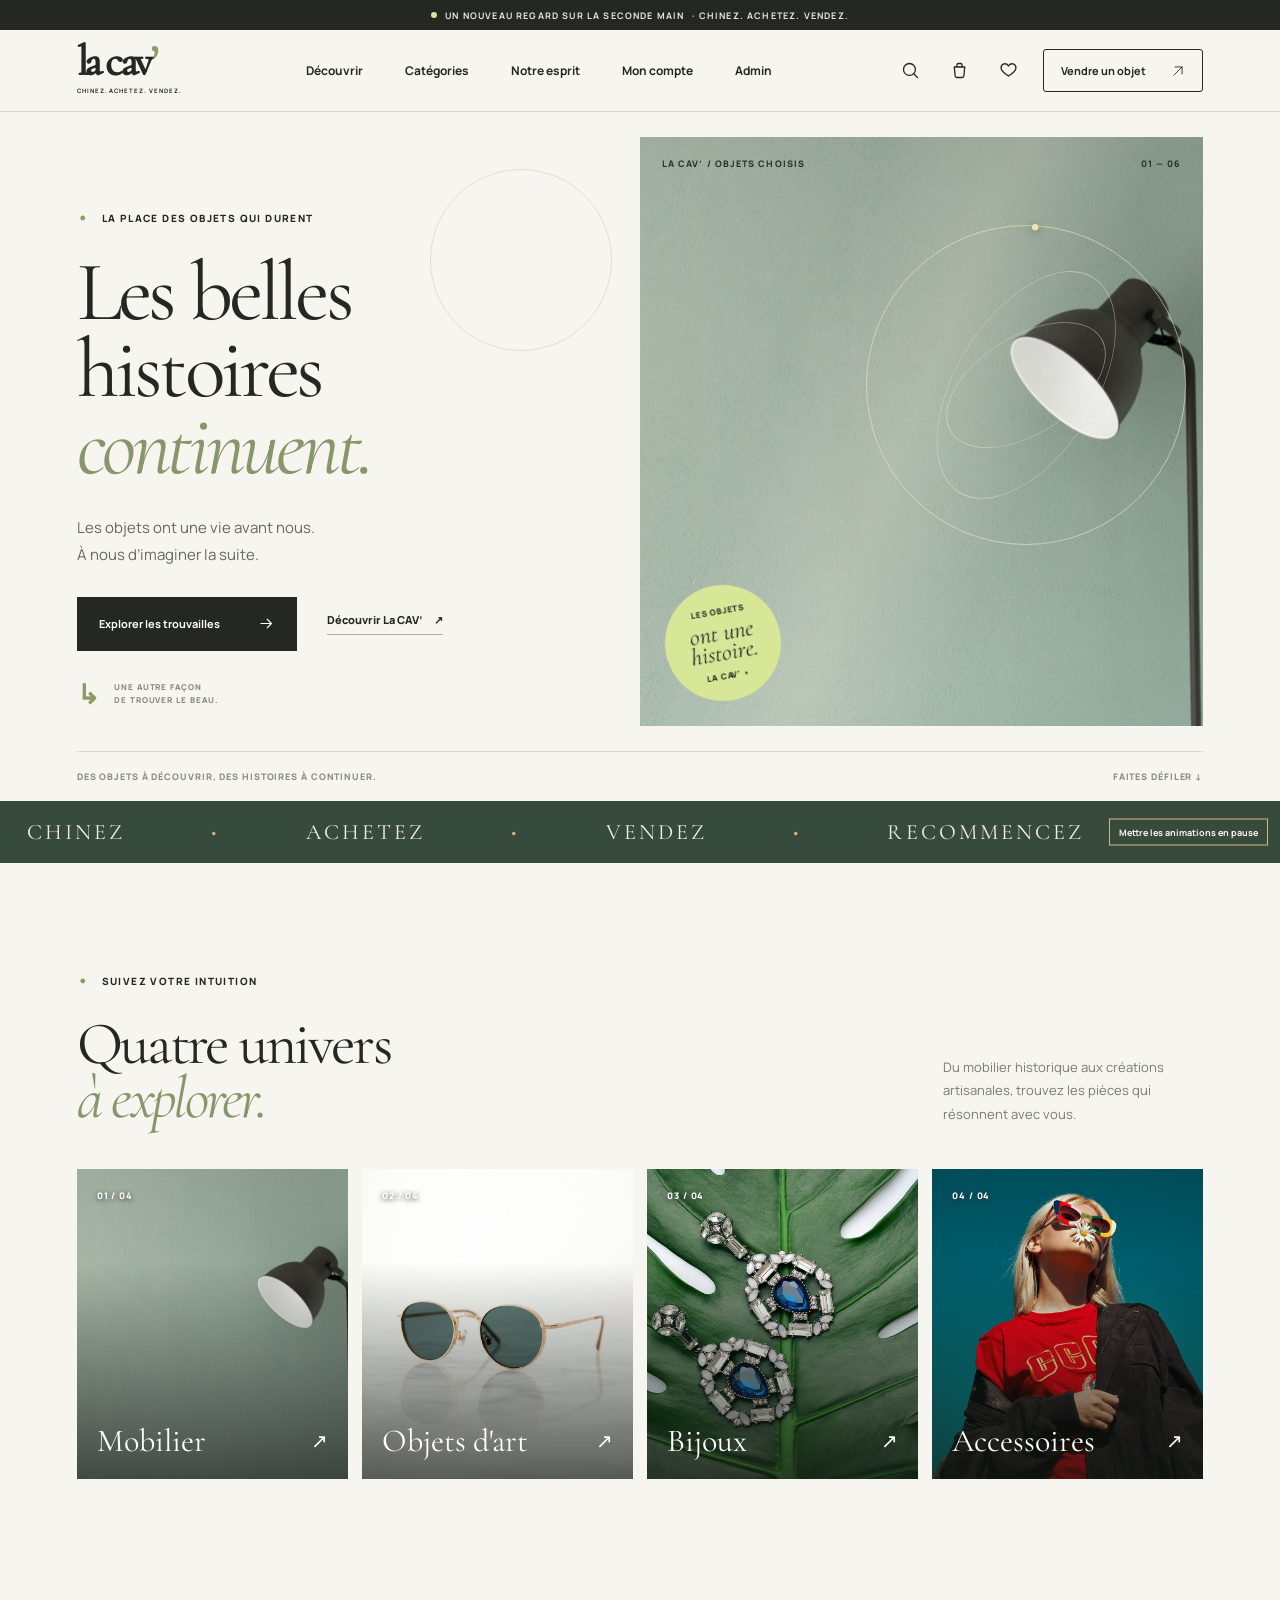
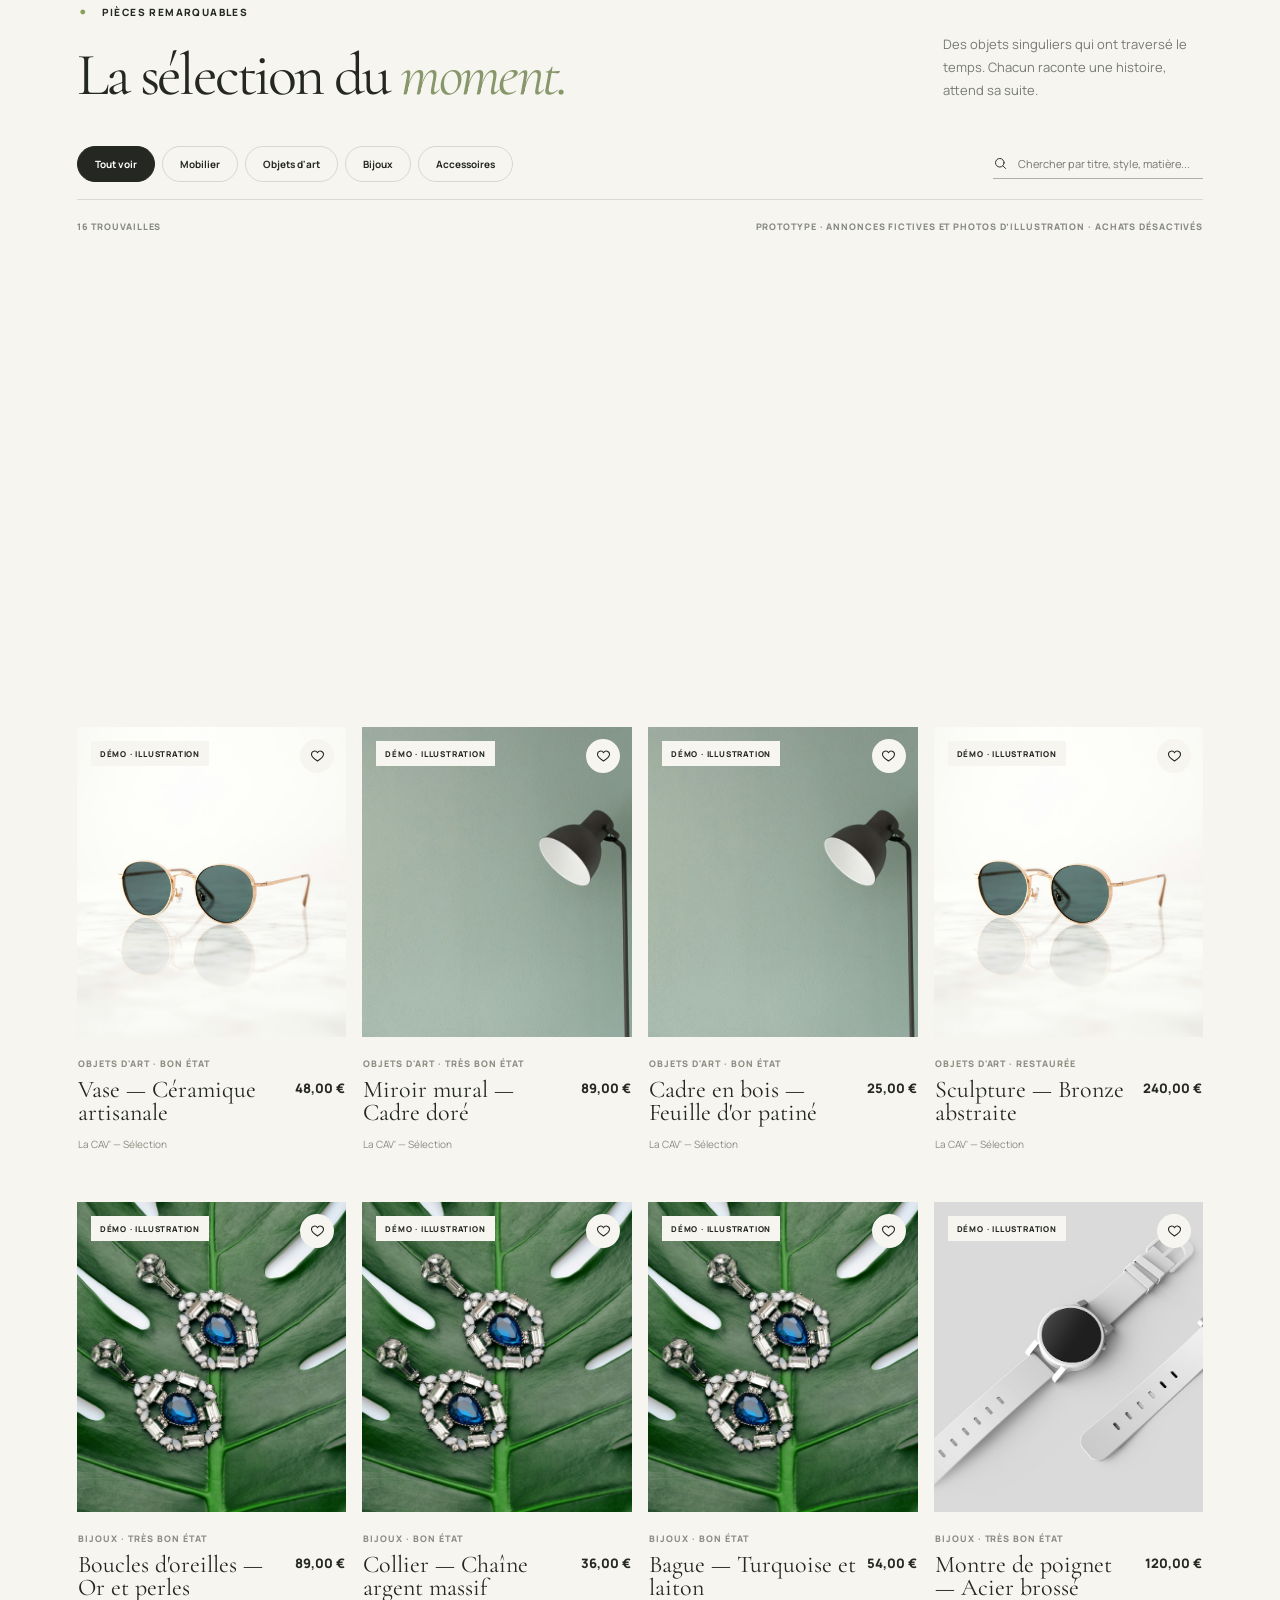
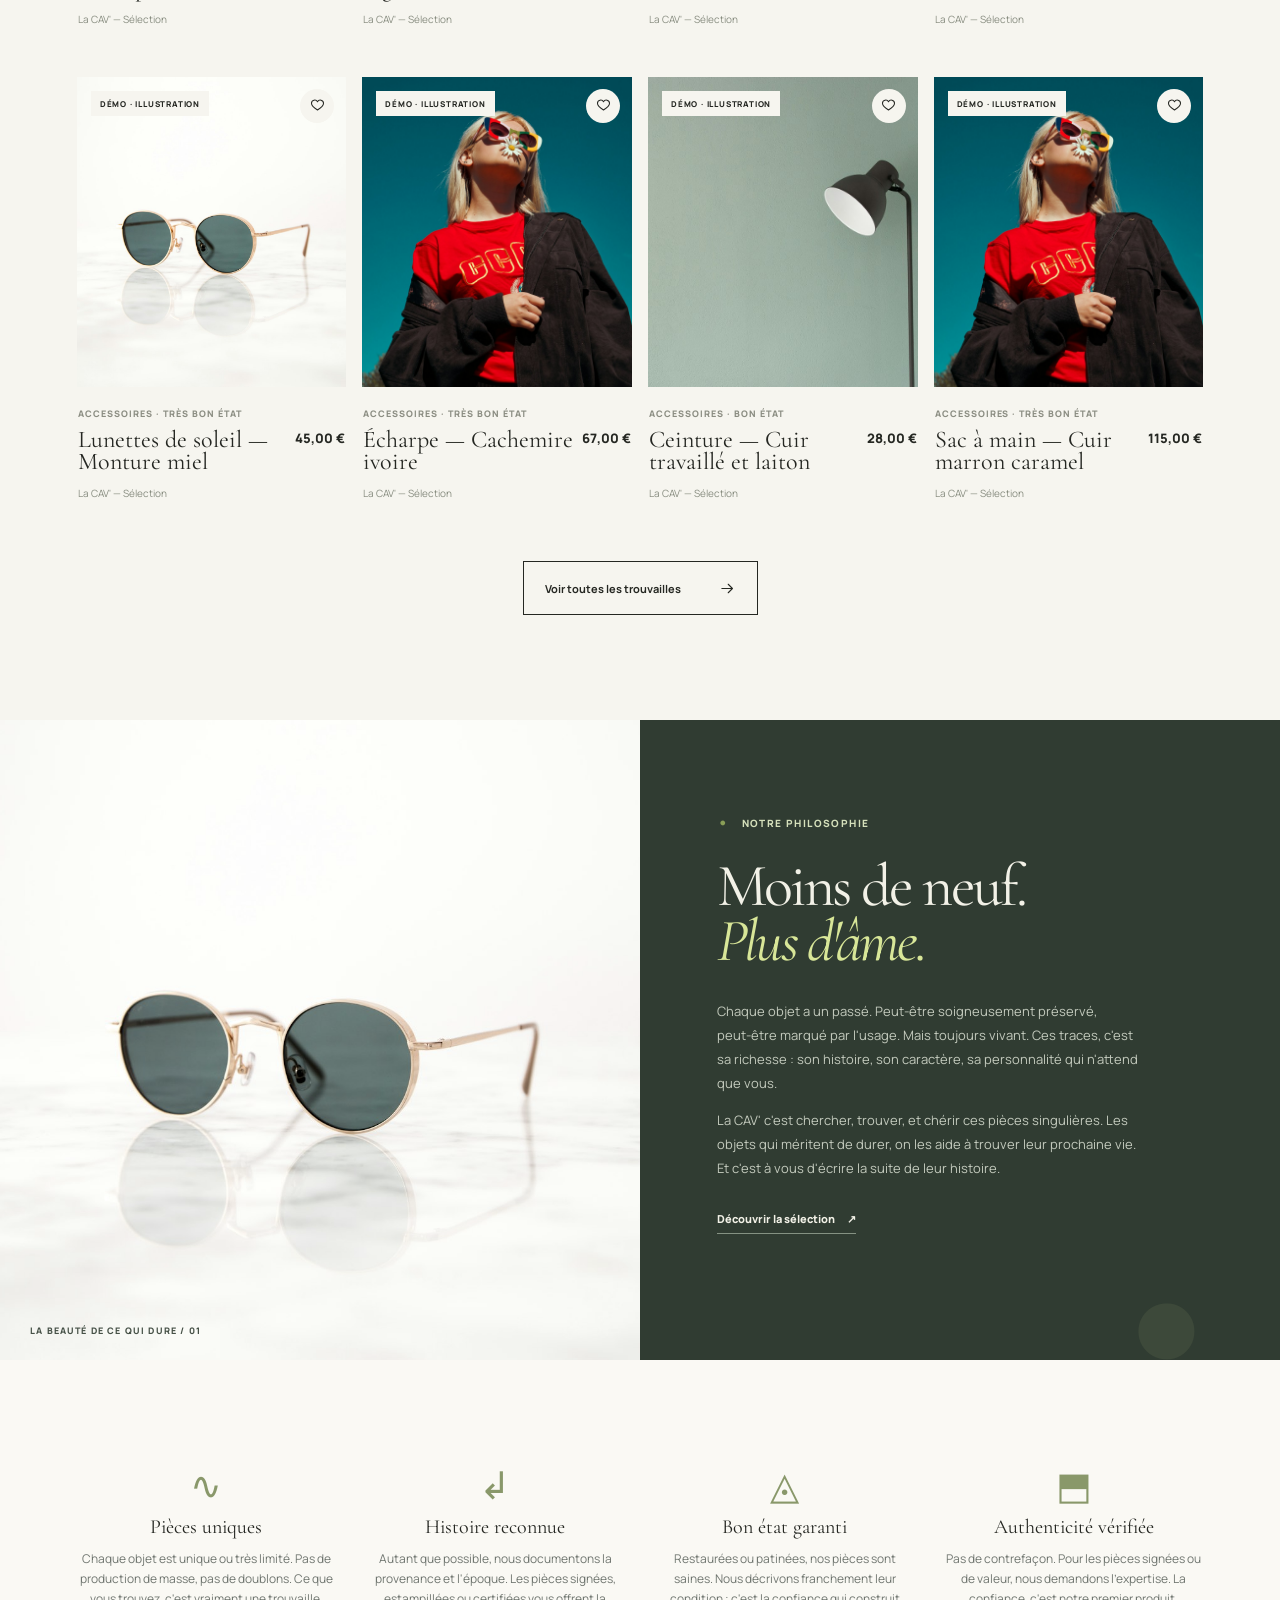
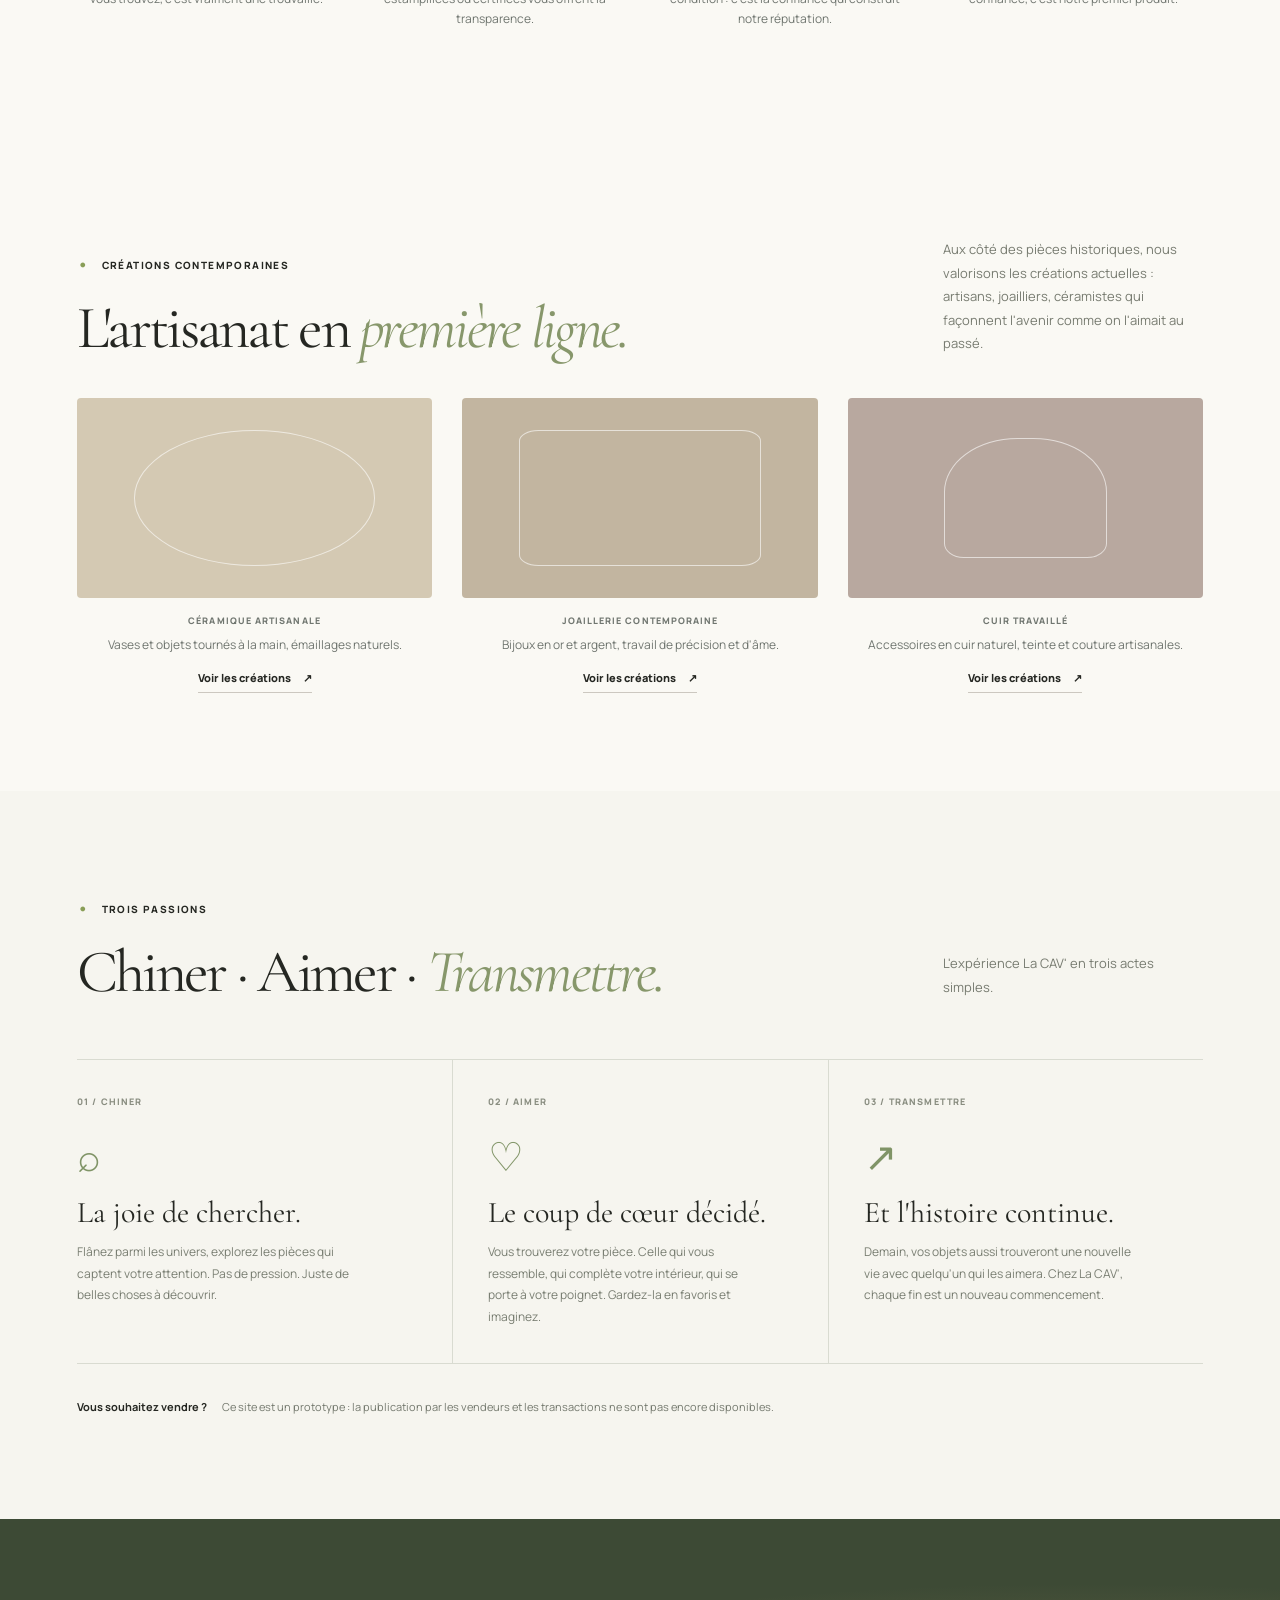
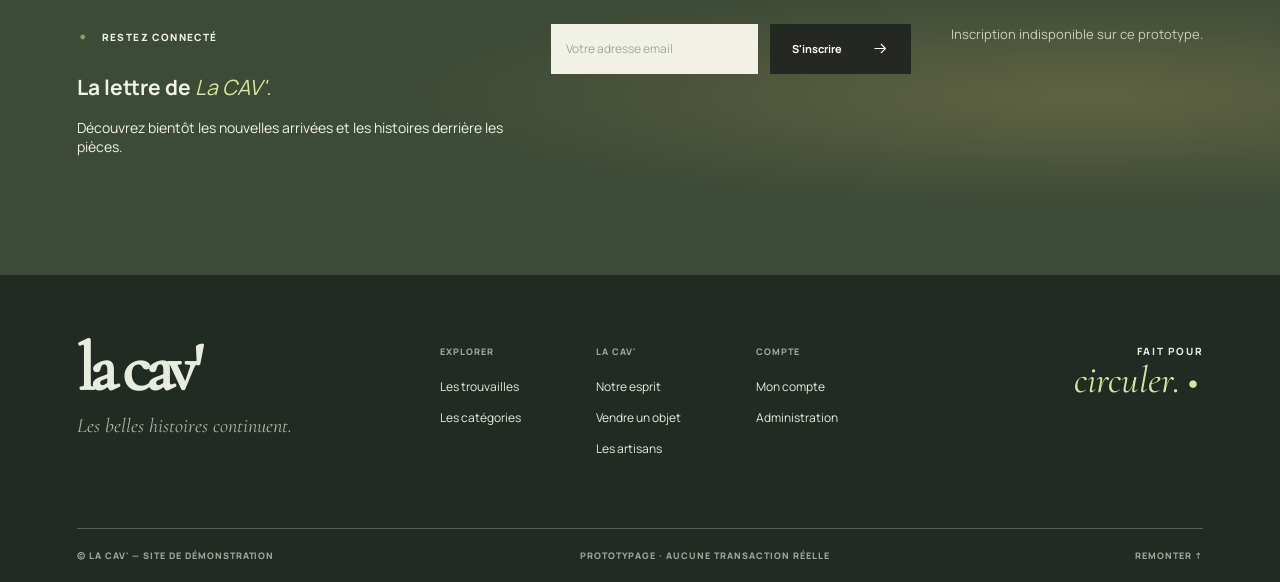
<file: index.html>
<!doctype html>
<html lang="fr">
<head>
  <meta charset="utf-8">
  <meta name="viewport" content="width=device-width, initial-scale=1">
  <meta name="theme-color" content="#f5f2eb">
  <meta name="description" content="La CAV' : une nouvelle histoire pour les objets qui méritent de durer. Prototype de marketplace.">
  <title>La CAV' — Les belles histoires continuent</title>
  <link rel="stylesheet" href="style.css?v=20261118-3">
  <script src="firebase-config.js" defer></script>
  <script src="bootstrap.js" defer></script>
  <script src="data.js?v=20261118" defer></script>
  <script src="script.js?v=20261118-3" defer></script>
</head>
<body>
  <div class="scroll-progress" aria-hidden="true"></div>
  <svg class="svg-defs" xmlns="http://www.w3.org/2000/svg" aria-hidden="true">
    <symbol id="i-arrow" viewBox="0 0 24 24"><path d="M4 12h15M13 6l6 6-6 6"/></symbol>
    <symbol id="i-up" viewBox="0 0 24 24"><path d="M5 19 19 5M7 5h12v12"/></symbol>
    <symbol id="i-search" viewBox="0 0 24 24"><circle cx="10.8" cy="10.8" r="6.8"/><path d="m16 16 4 4"/></symbol>
    <symbol id="i-heart" viewBox="0 0 24 24"><path d="M20.5 8.8c0 4.2-8.5 9.5-8.5 9.5S3.5 13 3.5 8.8a4.5 4.5 0 0 1 8.5-2 4.5 4.5 0 0 1 8.5 2Z"/></symbol>
    <symbol id="i-menu" viewBox="0 0 24 24"><path d="M4 8h16M4 16h16"/></symbol>
    <symbol id="i-close" viewBox="0 0 24 24"><path d="m6 6 12 12M18 6 6 18"/></symbol>
    <symbol id="i-bag" viewBox="0 0 24 24"><path d="M6 8h12M9 8V6a2 2 0 0 1 2-2h2a2 2 0 0 1 2 2v2M6 8l1 10a2 2 0 0 0 2 2h6a2 2 0 0 0 2-2l1-10"/></symbol>
  </svg>
  <a class="skip" href="#contenu">Aller au contenu</a>
  <div class="announcement"><span class="announcement-dot"></span> UN NOUVEAU REGARD SUR LA SECONDE MAIN <span class="announcement-extra">· CHINEZ. ACHETEZ. VENDEZ.</span></div>
  <header class="header">
    <a class="logo" href="#accueil" aria-label="La CAV', accueil">la cav<span>’</span><small>CHINEZ. ACHETEZ. VENDEZ.</small></a>
    <nav class="desktop-nav" aria-label="Navigation principale">
      <a href="#selection">Découvrir</a>
      <a href="#categories">Catégories</a>
      <a href="#histoire">Notre esprit</a>
      <a href="account.html">Mon compte</a>
      <a href="admin.html">Admin</a>
    </nav>
    <div class="header-actions">
      <button class="icon-button search-trigger" type="button" aria-label="Rechercher"><svg><use href="#i-search"></use></svg></button>
      <button class="icon-button cart-trigger" type="button" aria-label="Panier" aria-pressed="false"><svg><use href="#i-bag"></use></svg><span class="cart-count" hidden>0</span></button>
      <button class="icon-button favorites-trigger" type="button" aria-label="Voir mes favoris" aria-pressed="false"><svg><use href="#i-heart"></use></svg><span class="favorite-count" hidden>0</span></button>
      <a class="header-sell" href="#vendre">Vendre un objet <svg><use href="#i-up"></use></svg></a>
      <button class="icon-button menu-trigger" type="button" aria-label="Ouvrir le menu" aria-expanded="false" aria-controls="mobile-menu"><svg><use href="#i-menu"></use></svg></button>
    </div>
    <nav id="mobile-menu" class="mobile-menu" aria-label="Navigation mobile" hidden>
      <a href="#selection">Découvrir <span>↗</span></a><a href="#categories">Catégories <span>↗</span></a><a href="#histoire">Notre esprit <span>↗</span></a><a href="#vendre">Vendre un objet <span>↗</span></a><a href="account.html">Mon compte <span>↗</span></a><a href="admin.html">Admin <span>↗</span></a>
    </nav>
  </header>

  <main id="contenu">
    <section class="hero" id="accueil">
      <div class="hero-copy">
        <div class="eyebrow"><span class="tiny-star">•</span> LA PLACE DES OBJETS QUI DURENT</div>
        <h1>Les belles<br>histoires <em>continuent.</em></h1>
        <p>Les objets ont une vie avant nous.<br>À nous d’imaginer la suite.</p>
        <div class="hero-actions"><a class="button button-dark" href="#selection">Explorer les trouvailles <svg><use href="#i-arrow"></use></svg></a><a class="text-link" href="#histoire">Découvrir La CAV’ <span>↗</span></a></div>
        <div class="hero-note"><span class="note-mark">↳</span><span>UNE AUTRE FAÇON<br>DE TROUVER LE BEAU.</span></div>
      </div>
      <div class="hero-visual">
        <img src="interior.jpg" alt="Lampe noire sur un mur vert pâle">
        <div class="hero-orbit" aria-hidden="true"><span>•</span></div>
        <div class="hero-image-label"><span>LA CAV’ / OBJETS CHOISIS</span><span>01 — 06</span></div>
        <div class="hero-stamp" aria-hidden="true"><span>LES OBJETS</span><strong>ont une<br>histoire.</strong><span>LA CAV’ •</span></div>
      </div>
      <div class="hero-bottom"><span>DES OBJETS À DÉCOUVRIR, DES HISTOIRES À CONTINUER.</span><span>FAITES DÉFILER ↓</span></div>
    </section>

    <div class="marquee" aria-label="Chinez, achetez, vendez"><div class="marquee-track" aria-hidden="true"><div class="marquee-group">CHINEZ <span>•</span> ACHETEZ <span>•</span> VENDEZ <span>•</span> RECOMMENCEZ <span>•</span></div><div class="marquee-group">CHINEZ <span>•</span> ACHETEZ <span>•</span> VENDEZ <span>•</span> RECOMMENCEZ <span>•</span></div></div><button class="motion-toggle" type="button" aria-pressed="false" hidden>Mettre les animations en pause</button></div>

    <section class="categories section-wrap" id="categories">
      <div class="section-top"><div><p class="eyebrow"><span class="tiny-star">•</span> SUIVEZ VOTRE INTUITION</p><h2>Quatre univers<br><em>à explorer.</em></h2></div><p>Du mobilier historique aux créations artisanales, trouvez les pièces qui résonnent avec vous.</p></div>
      <div class="category-grid">
        <button class="category-card" type="button" data-category="Mobilier"><img src="interior.jpg" alt="Intérieur vintage avec mobilier"><span class="category-number">01 / 04</span><span class="category-name">Mobilier <span>↗</span></span><span class="category-desc">Tables, sièges, rangements de caractère</span></button>
        <button class="category-card" type="button" data-category="Objets d'art"><img src="objects.jpg" alt="Objets d'art et décoration"><span class="category-number">02 / 04</span><span class="category-name">Objets d'art <span>↗</span></span><span class="category-desc">Sculptures, miroirs, céramiques signées</span></button>
        <button class="category-card" type="button" data-category="Bijoux"><img src="jewelry.jpg" alt="Bijoux anciens et de luxe"><span class="category-number">03 / 04</span><span class="category-name">Bijoux <span>↗</span></span><span class="category-desc">Or, argent, pierres précieuses et métaux</span></button>
        <button class="category-card" type="button" data-category="Accessoires"><img src="fashion.jpg" alt="Accessoires de mode et cuir"><span class="category-number">04 / 04</span><span class="category-name">Accessoires <span>↗</span></span><span class="category-desc">Montres, sacs, écharpes, lunettes</span></button>
      </div>
      <p class="empty-state" id="categories-placeholder" hidden>Retrouvez les collections disponibles dans les filtres du catalogue.</p>
    </section>

    <section class="selection section-wrap" id="selection">
      <div class="section-top selection-heading"><div><p class="eyebrow"><span class="tiny-star">•</span> PIÈCES REMARQUABLES</p><h2>La sélection du <em>moment.</em></h2></div><p>Des objets singuliers qui ont traversé le temps. Chacun raconte une histoire, attend sa suite.</p></div>
      <div class="catalog-toolbar">
        <div class="filter-list" aria-label="Filtrer par catégorie">
          <button type="button" class="filter active" data-filter="Tout" aria-pressed="true">Tout voir</button>
          <button type="button" class="filter" data-filter="Mobilier" aria-pressed="false">Mobilier</button>
          <button type="button" class="filter" data-filter="Objets d'art" aria-pressed="false">Objets d'art</button>
          <button type="button" class="filter" data-filter="Bijoux" aria-pressed="false">Bijoux</button>
          <button type="button" class="filter" data-filter="Accessoires" aria-pressed="false">Accessoires</button>
        </div>
        <label class="catalog-search"><svg><use href="#i-search"></use></svg><span class="sr-only">Rechercher dans les objets</span><input id="search" type="search" placeholder="Chercher par titre, style, matière..."></label>
      </div>
      <div class="catalog-meta"><span id="results-count" aria-live="polite"></span><span>PROTOTYPE · ANNONCES FICTIVES ET PHOTOS D’ILLUSTRATION · ACHATS DÉSACTIVÉS</span></div>
      <div class="product-grid" id="product-grid"></div>
      <p class="empty-state" id="empty-state" hidden>Aucune trouvaille ici pour le moment. Essayez une autre recherche.</p>
      <noscript><p class="empty-state">Activez JavaScript dans votre navigateur pour explorer le catalogue de démonstration.</p></noscript>
      <div class="catalog-footer"><button class="button button-outline" id="reset-filters" type="button">Voir toutes les trouvailles <svg><use href="#i-arrow"></use></svg></button></div>
    </section>

    <section class="story" id="histoire">
      <div class="story-image"><img src="objects.jpg" alt="Objet artisanal de luxe — détail"><span>LA BEAUTÉ DE CE QUI DURE / 01</span></div>
      <div class="story-copy"><p class="eyebrow"><span class="tiny-star">•</span> NOTRE PHILOSOPHIE</p><h2>Moins de neuf.<br><em>Plus d'âme.</em></h2><p>Chaque objet a un passé. Peut-être soigneusement préservé, peut-être marqué par l'usage. Mais toujours vivant. Ces traces, c'est sa richesse : son histoire, son caractère, sa personnalité qui n'attend que vous.</p><p>La CAV' c'est chercher, trouver, et chérir ces pièces singulières. Les objets qui méritent de durer, on les aide à trouver leur prochaine vie. Et c'est à vous d'écrire la suite de leur histoire.</p><a class="text-link light-link" href="#selection">Découvrir la sélection <span>↗</span></a><span class="story-decoration" aria-hidden="true">•</span></div>
    </section>

    <section class="artisan-features section-wrap">
      <div class="features-grid">
        <article class="feature-card">
          <div class="feature-icon">∿</div>
          <h3>Pièces uniques</h3>
          <p>Chaque objet est unique ou très limité. Pas de production de masse, pas de doublons. Ce que vous trouvez, c'est vraiment une trouvaille.</p>
        </article>
        <article class="feature-card">
          <div class="feature-icon">↲</div>
          <h3>Histoire reconnue</h3>
          <p>Autant que possible, nous documentons la provenance et l'époque. Les pièces signées, estampillées ou certifiées vous offrent la transparence.</p>
        </article>
        <article class="feature-card">
          <div class="feature-icon">◬</div>
          <h3>Bon état garanti</h3>
          <p>Restaurées ou patinées, nos pièces sont saines. Nous décrivons franchement leur condition : c'est la confiance qui construit notre réputation.</p>
        </article>
        <article class="feature-card">
          <div class="feature-icon">⬒</div>
          <h3>Authenticité vérifiée</h3>
          <p>Pas de contrefaçon. Pour les pièces signées ou de valeur, nous demandons l'expertise. La confiance, c'est notre premier produit.</p>
        </article>
      </div>
    </section>

    <section class="artisans section-wrap">
      <div class="section-top"><div><p class="eyebrow"><span class="tiny-star">•</span> CRÉATIONS CONTEMPORAINES</p><h2>L'artisanat en <em>première ligne.</em></h2></div><p>Aux côté des pièces historiques, nous valorisons les créations actuelles : artisans, joailliers, céramistes qui façonnent l'avenir comme on l'aimait au passé.</p></div>
      <div class="artisan-showcase">
        <div class="artisan-item">
          <div class="artisan-image" style="background:#d4c9b3;"></div>
          <span>CÉRAMIQUE ARTISANALE</span>
          <p>Vases et objets tournés à la main, émaillages naturels.</p>
          <a href="#selection" class="text-link">Voir les créations <span>↗</span></a>
        </div>
        <div class="artisan-item">
          <div class="artisan-image" style="background:#c2b5a0;"></div>
          <span>JOAILLERIE CONTEMPORAINE</span>
          <p>Bijoux en or et argent, travail de précision et d'âme.</p>
          <a href="#selection" class="text-link">Voir les créations <span>↗</span></a>
        </div>
        <div class="artisan-item">
          <div class="artisan-image" style="background:#b8a89f;"></div>
          <span>CUIR TRAVAILLÉ</span>
          <p>Accessoires en cuir naturel, teinte et couture artisanales.</p>
          <a href="#selection" class="text-link">Voir les créations <span>↗</span></a>
        </div>
      </div>
    </section>

    <section class="how section-wrap" id="vendre">
      <div class="section-top"><div><p class="eyebrow"><span class="tiny-star">•</span> TROIS PASSIONS</p><h2>Chiner · Aimer · <em>Transmettre.</em></h2></div><p>L'expérience La CAV' en trois actes simples.</p></div>
      <div class="steps">
        <article><span class="step-number">01 / CHINER</span><div class="step-icon">⌕</div><h3>La joie de chercher.</h3><p>Flânez parmi les univers, explorez les pièces qui captent votre attention. Pas de pression. Juste de belles choses à découvrir.</p></article>
        <article><span class="step-number">02 / AIMER</span><div class="step-icon">♡</div><h3>Le coup de cœur décidé.</h3><p>Vous trouverez votre pièce. Celle qui vous ressemble, qui complète votre intérieur, qui se porte à votre poignet. Gardez-la en favoris et imaginez.</p></article>
        <article><span class="step-number">03 / TRANSMETTRE</span><div class="step-icon">↗</div><h3>Et l'histoire continue.</h3><p>Demain, vos objets aussi trouveront une nouvelle vie avec quelqu'un qui les aimera. Chez La CAV', chaque fin est un nouveau commencement.</p></article>
      </div>
      <div class="prototype-note"><strong>Vous souhaitez vendre ?</strong><span>Ce site est un prototype : la publication par les vendeurs et les transactions ne sont pas encore disponibles.</span></div>
    </section>
  </main>
  <section class="newsletter section-wrap">
    <div class="newsletter-content">
      <div>
        <p class="eyebrow"><span class="tiny-star">•</span> RESTEZ CONNECTÉ</p>
        <h2>La lettre de <em>La CAV'.</em></h2>
        <p>Découvrez bientôt les nouvelles arrivées et les histoires derrière les pièces.</p>
      </div>
      <form class="newsletter-form">
        <input type="email" placeholder="Votre adresse email" required aria-label="Votre adresse email" disabled>
        <button type="submit" class="button button-dark" disabled>S'inscrire <svg><use href="#i-arrow"></use></svg></button>
      </form>
      <p class="newsletter-note">Inscription indisponible sur ce prototype.</p>
    </div>
  </section>

  <footer class="footer"><div class="footer-main"><div><a class="footer-logo" href="#accueil">la cav'</a><p>Les belles histoires continuent.</p></div><div class="footer-links"><div><span>EXPLORER</span><a href="#selection">Les trouvailles</a><a href="#categories">Les catégories</a></div><div><span>LA CAV'</span><a href="#histoire">Notre esprit</a><a href="#vendre">Vendre un objet</a><a href="#artisans">Les artisans</a></div><div><span>COMPTE</span><a href="account.html">Mon compte</a><a href="admin.html">Administration</a></div></div><div class="footer-sign">FAIT POUR<br><em>circuler.</em> <span>•</span></div></div><div class="footer-bottom"><span>© LA CAV' — SITE DE DÉMONSTRATION</span><span>PROTOTYPAGE · AUCUNE TRANSACTION RÉELLE</span><a href="#accueil">REMONTER ↑</a></div></footer>

  <dialog id="product-dialog" class="product-dialog" aria-labelledby="dialog-title">
    <div class="dialog-inner"><button class="dialog-close icon-button" type="button" aria-label="Fermer"><svg><use href="#i-close"></use></svg></button><div class="dialog-image"><img id="dialog-image" src="interior.jpg" alt=""></div><div class="dialog-copy"><p class="eyebrow" id="dialog-label">• FICHE DÉTAIL · PIÈCE PROTOTYPE</p><span id="dialog-characteristic" class="dialog-characteristic"></span><p class="dialog-category" id="dialog-category"></p><h2 id="dialog-title"></h2><p class="dialog-price" id="dialog-price"></p><p id="dialog-description"></p><div class="dialog-info"><span>ÉTAT <strong id="dialog-condition"></strong></span><span>VENDEUR <strong id="dialog-seller"></strong></span></div><p class="dialog-disclaimer">Ceci est un prototype. Aucun paiement, commande ou contact vendeur réel n'est possible dans cette démonstration.</p><div class="dialog-actions"><button class="button button-dark" type="button" id="dialog-add-cart">Ajouter au panier <svg><use href="#i-bag"></use></svg></button><button class="button button-outline dialog-favorite" type="button">Ajouter aux favoris <svg><use href="#i-heart"></use></svg></button></div></div></div>
  </dialog>
  <div id="status" class="status" role="status" aria-live="polite"></div>
</body>
</html>
</file>
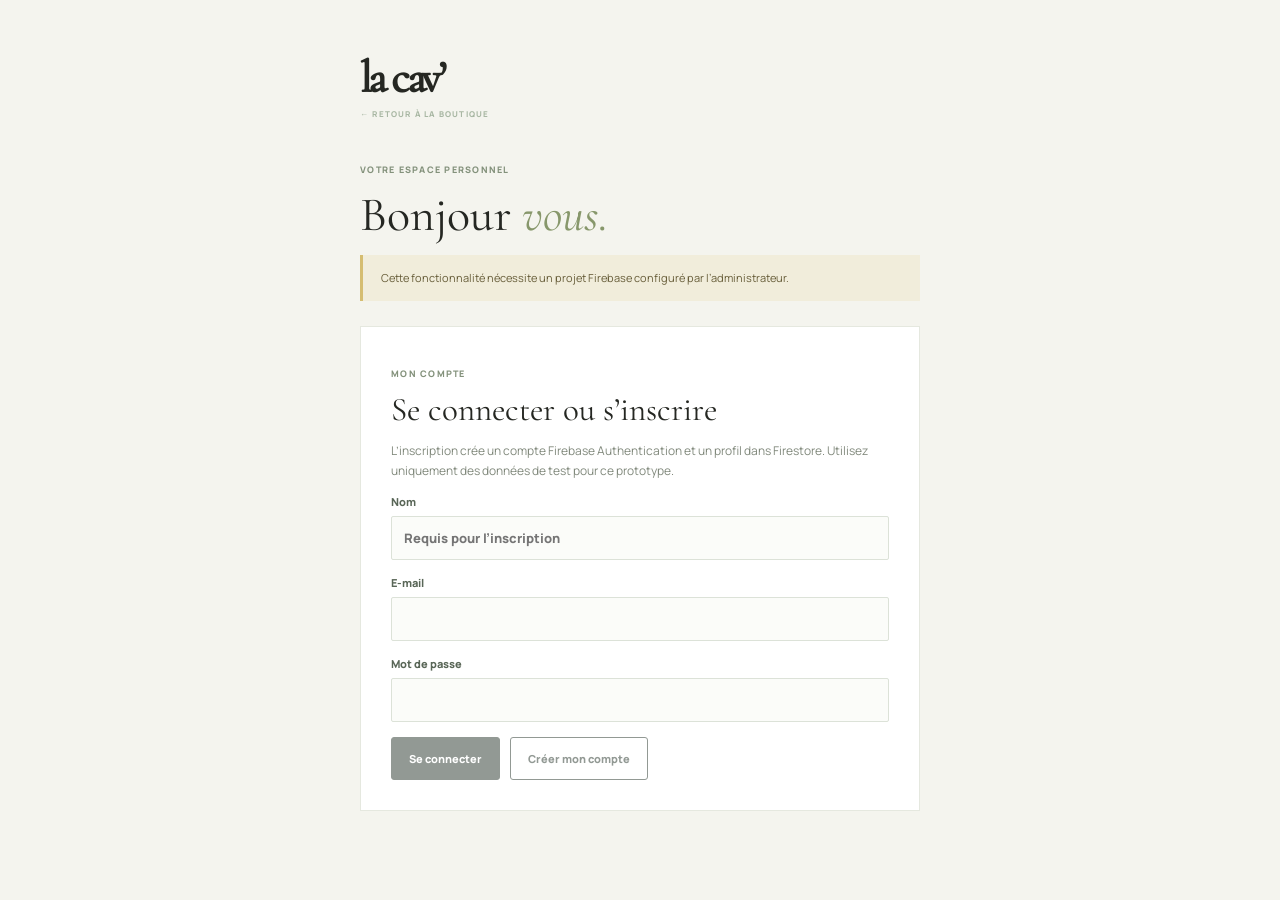
<file: account.html>
<!doctype html>
<html lang="fr">
<head><meta charset="utf-8"><meta name="viewport" content="width=device-width, initial-scale=1"><title>Mon compte — La CAV’</title><link rel="stylesheet" href="style.css?v=20261118"><link rel="stylesheet" href="admin.css"><script src="firebase-config.js" defer></script><script src="data.js?v=20261118" defer></script><script src="account.js" defer></script></head>
<body class="admin-body">
  <main class="account-wrap">
    <a class="admin-logo" href="index.html">la cav’<small>← RETOUR À LA BOUTIQUE</small></a>
    <p class="admin-kicker">VOTRE ESPACE PERSONNEL</p><h1>Bonjour <em>vous.</em></h1>
    <p id="account-notice" class="admin-alert">Cette fonctionnalité nécessite un projet Firebase configuré par l’administrateur.</p>
    <p id="account-feedback" class="feedback" role="status" aria-live="polite" hidden></p>
    <section class="panel-card" id="auth-panel"><p class="admin-kicker">MON COMPTE</p><h2>Se connecter ou s’inscrire</h2><p>L’inscription crée un compte Firebase Authentication et un profil dans Firestore. Utilisez uniquement des données de test pour ce prototype.</p>
      <form class="admin-form" id="account-form"><label>Nom <input name="name" maxlength="100" placeholder="Requis pour l’inscription"></label><label>E-mail <input name="email" type="email" autocomplete="email" required></label><label>Mot de passe <input name="password" type="password" autocomplete="current-password" minlength="6" required></label><div class="account-actions"><button class="admin-btn" type="submit" name="action" value="signin">Se connecter</button><button class="admin-btn secondary" type="submit" name="action" value="register">Créer mon compte</button></div></form>
    </section>
    <section class="panel-card" id="profile-panel" hidden><p class="admin-kicker">VOTRE PROFIL</p><h2>Mon espace</h2><p id="account-email"></p><form class="admin-form" id="profile-form"><label>Nom <input name="name" maxlength="100" required></label><div class="account-actions"><button class="admin-btn" type="submit">Enregistrer mon profil</button><button class="admin-btn secondary" type="button" id="account-logout">Se déconnecter</button></div></form><p class="helper">La modification ou la suppression des identifiants n’est pas encore disponible dans ce prototype.</p></section>
  </main>
</body>
</html>
</file>
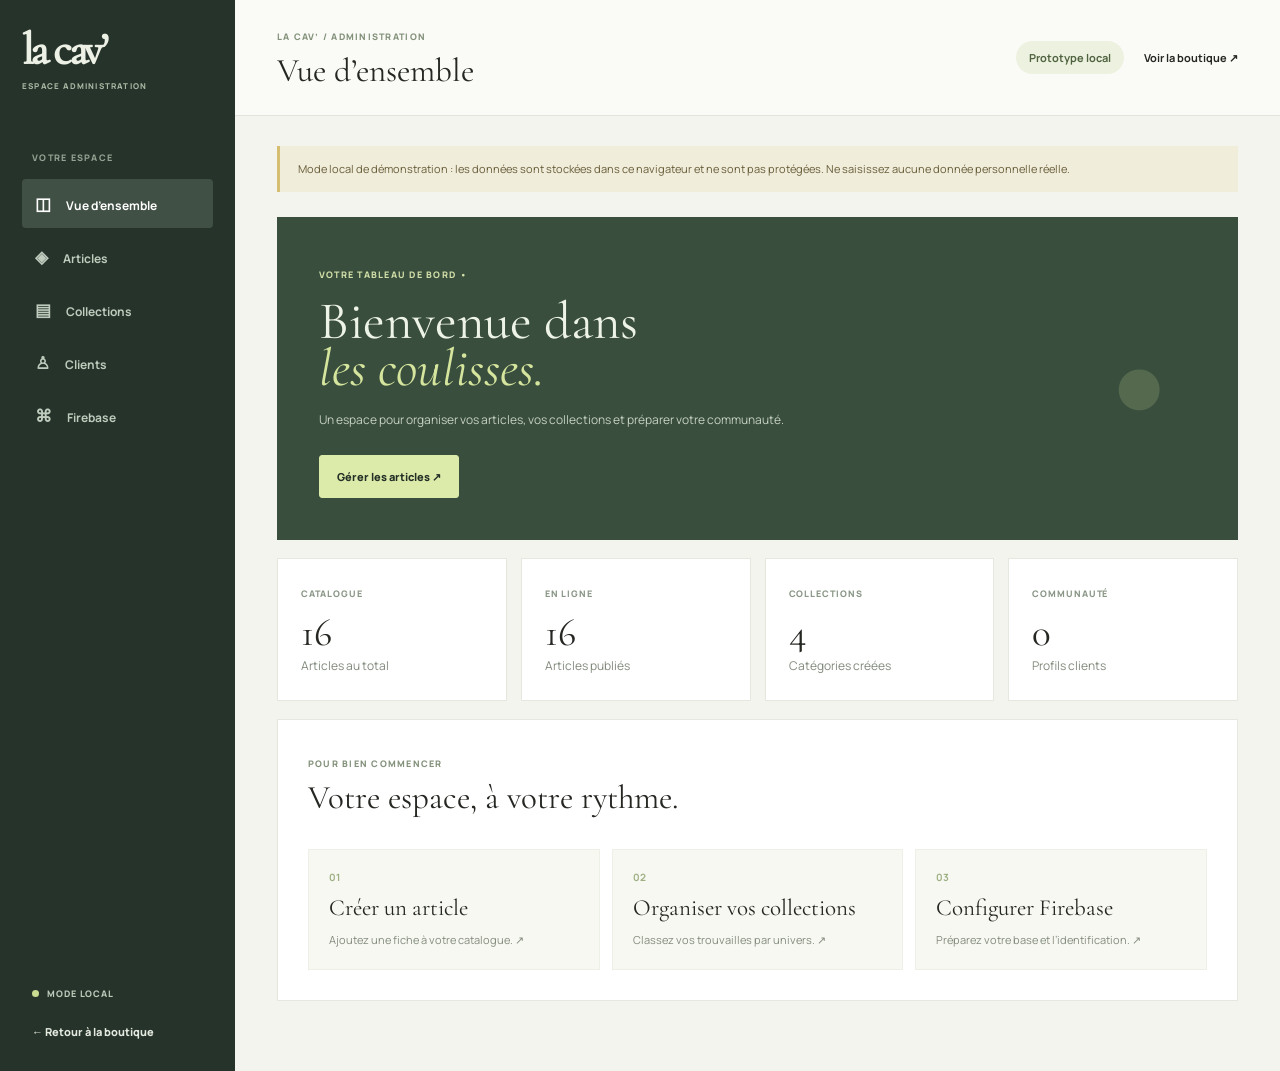
<file: admin.html>
<!doctype html>
<html lang="fr">
<head>
  <meta charset="utf-8"><meta name="viewport" content="width=device-width, initial-scale=1">
  <title>Administration — La CAV’</title>
  <link rel="stylesheet" href="style.css?v=20261118"><link rel="stylesheet" href="admin.css">
  <script src="firebase-config.js" defer></script><script src="data.js?v=20261118" defer></script><script src="admin.js?v=20261118" defer></script>
</head>
<body class="admin-body">
  <div class="admin-layout">
    <aside class="sidebar">
      <a class="admin-logo" href="index.html">la cav’<small>ESPACE ADMINISTRATION</small></a>
      <p class="side-label">VOTRE ESPACE</p>
      <nav class="admin-nav" aria-label="Administration">
        <button type="button" class="active" data-page="overview"><span aria-hidden="true">◫</span> Vue d’ensemble</button>
        <button type="button" data-page="products"><span aria-hidden="true">◈</span> Articles</button>
        <button type="button" data-page="categories"><span aria-hidden="true">▤</span> Collections</button>
        <button type="button" data-page="customers"><span aria-hidden="true">♙</span> Clients</button>
        <button type="button" data-page="firebase"><span aria-hidden="true">⌘</span> Firebase</button>
      </nav>
      <div class="sidebar-bottom"><span class="mode-dot"></span><span id="side-mode">MODE LOCAL</span><a href="index.html">← Retour à la boutique</a></div>
    </aside>
    <main class="admin-main">
      <header class="admin-header"><div><span class="admin-breadcrumb">LA CAV’ / ADMINISTRATION</span><h1 id="page-title">Vue d’ensemble</h1></div><div class="admin-header-actions"><span class="admin-badge" id="mode-badge">Prototype local</span><a href="index.html">Voir la boutique ↗</a></div></header>
      <div class="admin-content">
        <div class="admin-alert" id="mode-notice">Mode local de démonstration : les données sont stockées dans ce navigateur et ne sont pas protégées. Ne saisissez aucune donnée personnelle réelle.</div>
        <p id="feedback" class="feedback" role="status" aria-live="polite" hidden></p>

        <section data-panel="overview">
          <div class="welcome"><div><p class="admin-kicker">VOTRE TABLEAU DE BORD •</p><h2>Bienvenue dans<br><em>les coulisses.</em></h2><p>Un espace pour organiser vos articles, vos collections et préparer votre communauté.</p><button class="admin-btn light" data-goto="products" type="button">Gérer les articles ↗</button></div><div class="welcome-mark">•</div></div>
          <div class="stat-grid"><article><span>CATALOGUE</span><strong id="stat-products">—</strong><p>Articles au total</p></article><article><span>EN LIGNE</span><strong id="stat-published">—</strong><p>Articles publiés</p></article><article><span>COLLECTIONS</span><strong id="stat-categories">—</strong><p>Catégories créées</p></article><article><span>COMMUNAUTÉ</span><strong id="stat-customers">—</strong><p>Profils clients</p></article></div>
          <div class="panel-card"><div class="card-heading"><div><p class="admin-kicker">POUR BIEN COMMENCER</p><h2>Votre espace, à votre rythme.</h2></div></div><div class="quick-grid"><button type="button" data-goto="products"><b>01</b><strong>Créer un article</strong><span>Ajoutez une fiche à votre catalogue. ↗</span></button><button type="button" data-goto="categories"><b>02</b><strong>Organiser vos collections</strong><span>Classez vos trouvailles par univers. ↗</span></button><button type="button" data-goto="firebase"><b>03</b><strong>Configurer Firebase</strong><span>Préparez votre base et l’identification. ↗</span></button></div></div>
        </section>

        <section data-panel="products" hidden>
          <div class="panel-card"><div class="card-heading"><div><p class="admin-kicker">VOTRE CATALOGUE</p><h2>Les articles</h2><p>Créez, modifiez, publiez ou archivez vos fiches.</p></div><button class="admin-btn" id="new-product" type="button">+ Nouvel article</button></div>
            <label class="admin-search"><span>⌕</span><input id="product-search" type="search" placeholder="Rechercher un article"></label>
            <div class="table-wrap"><table><thead><tr><th>ARTICLE</th><th>COLLECTION</th><th>PRIX</th><th>STATUT</th><th>ACTIONS</th></tr></thead><tbody id="products-table"></tbody></table></div><p class="table-empty" id="products-empty" hidden>Aucun article à afficher.</p>
          </div>
        </section>

        <section data-panel="categories" hidden>
          <div class="panel-card"><div class="card-heading"><div><p class="admin-kicker">ORGANISER LE CATALOGUE</p><h2>Les collections</h2><p>Les collections correspondent aux catégories des articles.</p></div><button class="admin-btn" id="new-category" type="button">+ Nouvelle collection</button></div><div id="categories-list" class="collection-list"></div><p class="table-empty" id="categories-empty" hidden>Aucune collection pour le moment.</p></div>
        </section>

        <section data-panel="customers" hidden>
          <div class="panel-card"><div class="card-heading"><div><p class="admin-kicker">VOTRE COMMUNAUTÉ</p><h2>Les clients</h2><p>Consultez et modifiez les profils clients. Les identifiants sont gérés par Firebase Authentication.</p></div><button class="admin-btn" id="new-customer" type="button">+ Profil de démonstration</button></div>
            <div class="subtle-notice">Un profil n’est pas un compte de connexion. En mode Firebase, les clients créent leur compte depuis « Mon compte » ; la gestion des identifiants et leur suppression se font dans la console Firebase Authentication.</div>
            <div class="table-wrap"><table><thead><tr><th>NOM</th><th>E-MAIL</th><th>CRÉÉ LE</th><th>ACTIONS</th></tr></thead><tbody id="customers-table"></tbody></table></div><p class="table-empty" id="customers-empty" hidden>Aucun profil client pour le moment.</p>
          </div>
        </section>

        <section data-panel="firebase" hidden>
          <div class="firebase-grid">
            <div class="panel-card"><p class="admin-kicker">CONNEXION AU PROJET</p><h2>Firebase</h2><p>Renseignez la configuration Web de votre projet. Elle sera enregistrée dans ce navigateur et utilisée par la boutique et l’administration.</p>
              <div class="subtle-notice">La clé API Web identifie le projet, elle ne protège pas la base. N’utilisez jamais de clé privée ou de fichier de compte de service ici. Publiez d’abord les règles Firestore fournies.</div>
              <form id="config-form" class="admin-form"><label>API key<input name="apiKey" required autocomplete="off"></label><label>Auth domain<input name="authDomain" required placeholder="votre-projet.firebaseapp.com"></label><label>Project ID<input name="projectId" required></label><label>App ID<input name="appId" required></label><div class="form-actions"><button class="admin-btn" type="submit">Enregistrer et activer</button><button class="admin-btn secondary" id="reset-config" type="button">Effacer la configuration du navigateur</button></div></form><p class="helper">Une configuration présente dans firebase-config.js reste active après effacement.</p>
            </div>
            <div class="panel-card"><p class="admin-kicker">ACCÈS SÉCURISÉ</p><h2>Administrateur</h2><p>Connectez-vous avec le compte Firebase dont l’UID est autorisé dans les règles Firestore.</p>
              <form id="admin-login" class="admin-form"><label>E-mail<input name="email" type="email" autocomplete="username" required></label><label>Mot de passe<input name="password" type="password" autocomplete="current-password" required></label><div class="form-actions"><button class="admin-btn" type="submit">Se connecter</button><button class="admin-btn secondary" id="admin-logout" type="button">Se déconnecter</button></div></form>
              <p id="auth-status" class="auth-status">Non connecté.</p>
              <hr><p class="admin-kicker">PRÉPARER LA BASE</p><h2>Initialiser Firestore</h2><p>Crée les documents de schéma dans <code>products</code>, <code>categories</code> et <code>customers</code>, sans écraser les documents existants. La base et les règles doivent déjà être créées dans Firebase.</p><button class="admin-btn secondary" id="initialize" type="button">Initialiser les collections ↗</button><p class="helper">N’ajoute pas de fausses données et ne publie pas les règles de sécurité.</p>
            </div>
          </div>
        </section>
      </div>
    </main>
  </div>
  <dialog id="edit-dialog" class="edit-dialog" aria-labelledby="edit-title">
    <form id="edit-form" class="admin-form">
      <div class="dialog-heading"><div><p class="admin-kicker" id="edit-kicker">ADMINISTRATION</p><h2 id="edit-title"></h2></div><button type="button" class="close-edit" aria-label="Fermer">×</button></div>
      <div id="edit-fields"></div>
      <div class="form-actions"><button class="admin-btn" type="submit">Enregistrer</button><button class="admin-btn secondary close-edit" type="button">Annuler</button></div>
    </form>
  </dialog>
</body>
</html>
</file>
<file: style.css>
@font-face{font-family:Cormorant;src:url("font-04.woff2") format("woff2");font-style:normal;font-weight:400;font-display:swap}
@font-face{font-family:Cormorant;src:url("font-09.woff2") format("woff2");font-style:italic;font-weight:400;font-display:swap}
@font-face{font-family:Manrope;src:url("font-17.woff2") format("woff2");font-style:normal;font-weight:400 800;font-display:swap}
:root{--ink:#252722;--muted:#777a70;--cream:#f6f5ef;--paper:#efeee7;--line:#d9dbd1;--lime:#d8e698;--green:#374b3c;--serif:Cormorant,Georgia,serif;--sans:Manrope,Arial,sans-serif}
*{box-sizing:border-box}html{scroll-behavior:smooth}body{margin:0;background:var(--cream);color:var(--ink);font-family:var(--sans);font-size:14px}button,input{font:inherit}button{color:inherit}button,a{-webkit-tap-highlight-color:transparent}a{color:inherit;text-decoration:none}button{cursor:pointer}img{display:block;width:100%;height:100%;object-fit:cover}svg{width:20px;height:20px;fill:none;stroke:currentColor;stroke-width:1.5;stroke-linecap:round;stroke-linejoin:round}.svg-defs,.sr-only{position:absolute;width:1px;height:1px;overflow:hidden;clip:rect(0,0,0,0)}.skip{position:fixed;top:-100px;left:10px;z-index:30;background:#fff;padding:12px}.skip:focus{top:10px}button:focus-visible,a:focus-visible,input:focus-visible{outline:2px solid #637b35;outline-offset:4px}[hidden]{display:none!important}
.announcement{height:30px;background:var(--ink);color:#e8e9dc;display:flex;align-items:center;justify-content:center;gap:8px;font-size:9px;letter-spacing:.13em;font-weight:700}.announcement-dot{width:6px;height:6px;border-radius:50%;background:var(--lime)}.header{height:82px;padding:0 6%;display:flex;align-items:center;justify-content:space-between;position:relative;background:var(--cream);z-index:5;border-bottom:1px solid var(--line)}.logo,.footer-logo{font-family:var(--serif);font-size:43px;letter-spacing:-.08em;line-height:.7;font-weight:600}.logo span{color:#8e9e63}.logo small{display:block;font:700 6px var(--sans);letter-spacing:.16em;margin-top:10px}.desktop-nav{display:flex;gap:42px;font-size:12px;font-weight:700}.desktop-nav a,.footer-links a{transition:opacity .2s}.desktop-nav a:hover,.footer-links a:hover{opacity:.55}.header-actions{display:flex;align-items:center;gap:20px}.icon-button{border:0;background:transparent;padding:4px;display:inline-flex;align-items:center;justify-content:center;position:relative}.icon-button svg{width:21px;height:21px}.favorite-count{position:absolute;right:-6px;top:-5px;background:var(--green);color:white;border-radius:50%;min-width:16px;height:16px;display:grid;place-items:center;font-size:9px}.header-sell{border:1px solid var(--ink);padding:13px 17px;border-radius:3px;font-size:11px;font-weight:700;display:flex;gap:25px;align-items:center}.header-sell svg{width:14px;height:14px}.menu-trigger,.mobile-menu{display:none}
.hero{display:grid;grid-template-columns:1fr 1fr;padding:0 6%;position:relative}.hero-copy{padding:93px 25px 100px 0;min-height:570px;position:relative}.eyebrow{font-size:10px;font-weight:800;letter-spacing:.14em;margin:0 0 25px;line-height:1.5}.tiny-star{color:#899e57;font-size:16px;vertical-align:-1px;margin-right:8px}.hero h1,.section-top h2,.story h2{font-family:var(--serif);font-weight:400;letter-spacing:-.045em;line-height:.91;margin:0}.hero h1{font-size:clamp(64px,6.6vw,104px)}h1 em,h2 em{font-weight:400;color:#87976b}.hero-copy>p{font-size:15px;line-height:1.8;color:#65695f;margin:29px 0}.hero-actions{display:flex;align-items:center;gap:30px}.button{border:1px solid transparent;display:inline-flex;align-items:center;justify-content:center;gap:38px;min-height:54px;padding:0 21px;font-weight:700;font-size:11px;transition:background .2s,color .2s,border-color .2s}.button svg{width:17px;height:17px}.button-dark{background:var(--ink);color:#fff}.button-dark:hover{background:#465441}.button-outline{background:transparent;border-color:var(--ink)}.button-outline:hover{background:var(--ink);color:white}.text-link{font-size:11px;font-weight:800;border-bottom:1px solid #aeb0a4;padding-bottom:7px;white-space:nowrap}.text-link span{margin-left:10px}.hero-note{position:absolute;bottom:35px;left:0;display:flex;align-items:center;gap:13px;font-size:8px;letter-spacing:.12em;font-weight:800;line-height:1.6;color:#85897c}.note-mark{font-size:27px;color:#8b9b66}.hero-visual{margin:25px 0 25px;min-height:520px;position:relative;background:#b9c9b9;overflow:hidden}.hero-visual img{object-position:center}.hero-image-label{position:absolute;top:20px;left:22px;right:22px;display:flex;justify-content:space-between;color:#29352b;font-size:9px;font-weight:800;letter-spacing:.12em}.hero-stamp{position:absolute;bottom:25px;left:25px;background:var(--lime);width:116px;height:116px;border-radius:50%;display:flex;flex-direction:column;justify-content:center;align-items:center;transform:rotate(-10deg);text-align:center}.hero-stamp span{font-size:8px;letter-spacing:.1em;font-weight:800}.hero-stamp strong{font:italic 24px/.85 var(--serif);margin:7px 0}.hero-bottom{grid-column:1/-1;border-top:1px solid var(--line);display:flex;justify-content:space-between;padding:18px 0;font-size:9px;font-weight:800;letter-spacing:.1em;color:#8a8e81}
.marquee{background:var(--lime);overflow:hidden;padding:18px 0;white-space:nowrap}.marquee div{font-size:10px;letter-spacing:.19em;font-weight:800;text-align:center}.marquee span{font-size:14px;margin:0 30px}.section-wrap{padding:105px 6%}.section-top{display:flex;justify-content:space-between;align-items:end;gap:40px;margin-bottom:43px}.section-top h2,.story h2{font-size:clamp(48px,4.7vw,72px)}.section-top>p{max-width:260px;color:#777b70;line-height:1.8;margin:0;font-size:13px}.category-grid{display:grid;grid-template-columns:repeat(4,1fr);gap:14px}.category-card{border:0;padding:0;position:relative;height:310px;background:#d7dad0;text-align:left;overflow:hidden;color:white}.category-card:after{content:"";position:absolute;inset:30% 0 0;background:linear-gradient(transparent,rgba(20,25,20,.7))}.category-card img,.product-image img{transition:transform .5s}.category-card:hover img,.product-open:hover img{transform:scale(1.045)}.category-number,.category-name{position:absolute;z-index:1;left:20px;right:20px}.category-number{top:20px;font-size:9px;font-weight:800;letter-spacing:.1em;text-shadow:0 1px 5px #333}.category-name{bottom:19px;font:400 32px var(--serif);display:flex;justify-content:space-between;align-items:center}.category-name span{font:20px var(--sans)}
.selection{padding-top:15px}.catalog-toolbar{display:flex;align-items:center;justify-content:space-between;gap:20px;border-bottom:1px solid var(--line);padding-bottom:17px}.filter-list{display:flex;gap:7px;overflow-x:auto}.filter{border:1px solid #d6d8ce;background:transparent;border-radius:30px;padding:10px 17px;font-size:10px;font-weight:700;white-space:nowrap}.filter.active{background:var(--ink);color:white;border-color:var(--ink)}.catalog-search{display:flex;align-items:center;gap:8px;border-bottom:1px solid #aeb1a6;padding:6px 0;min-width:210px}.catalog-search svg{width:17px;height:17px}.catalog-search input{border:0;background:transparent;outline:0;width:100%;font-size:11px;color:var(--ink)}.catalog-meta{display:flex;justify-content:space-between;gap:10px;margin:20px 0;color:#878b7f;font-size:9px;letter-spacing:.1em;font-weight:800}.product-grid{display:grid;grid-template-columns:repeat(4,1fr);gap:35px 16px}.product-card{min-width:0}.product-image{height:310px;background:#e6e8df;position:relative;overflow:hidden}.product-open{display:block;border:0;padding:0;width:100%;height:100%;background:transparent;overflow:hidden}.product-tag{position:absolute;top:14px;left:14px;background:var(--cream);padding:7px 9px;font-size:8px;letter-spacing:.1em;font-weight:800;pointer-events:none}.product-heart{position:absolute;right:12px;top:12px;width:34px;height:34px;background:var(--cream);border:0;border-radius:50%;display:grid;place-items:center}.product-heart svg{width:17px;height:17px}.product-heart[aria-pressed=true] svg,.favorites-trigger[aria-pressed=true] svg{fill:var(--green);stroke:var(--green)}.product-details{padding:15px 1px}.product-category{font-size:9px;letter-spacing:.11em;color:#8b8d82;font-weight:800;text-transform:uppercase}.product-title-row{display:flex;align-items:start;justify-content:space-between;gap:8px;margin:8px 0}.product-title{border:0;background:transparent;padding:0;text-align:left;font:400 24px/.95 var(--serif)}.product-price{font-size:13px;font-weight:800;white-space:nowrap}.product-seller{color:#888d80;font-size:10px}.catalog-footer{text-align:center;margin-top:45px}.empty-state{text-align:center;padding:45px;color:#696e63}
.story{background:#303c32;color:#f2f1e7;display:grid;grid-template-columns:1fr 1fr;min-height:510px}.story-image{position:relative;overflow:hidden}.story-image img{filter:saturate(.7)}.story-image>span{position:absolute;bottom:23px;left:30px;color:#465147;font-size:9px;letter-spacing:.13em;font-weight:800}.story-copy{position:relative;padding:90px 12%;overflow:hidden}.story-copy .eyebrow{color:#d5e0bb}.story-copy h2 em{color:#d8e698}.story-copy>p:not(.eyebrow){max-width:430px;color:#c3cabd;line-height:1.85;font-size:13px}.story-copy>p:nth-of-type(2){margin-top:30px}.light-link{display:inline-block;margin-top:18px;border-color:#859283}.story-decoration{position:absolute;right:35px;bottom:-75px;font-size:240px;color:rgba(216,230,152,.08);line-height:1}.how .section-top{margin-bottom:60px}.steps{display:grid;grid-template-columns:repeat(3,1fr);border-top:1px solid var(--line);border-bottom:1px solid var(--line)}.steps article{padding:30px 35px 35px 0}.steps article+article{border-left:1px solid var(--line);padding-left:35px}.step-number{font-size:9px;letter-spacing:.13em;font-weight:800;color:#898d80}.step-icon{font:40px var(--serif);margin:25px 0 12px;color:#809467}.steps h3{font:400 30px var(--serif);margin:0 0 10px}.steps p{max-width:280px;color:#797e72;font-size:12px;line-height:1.8;margin:0}.prototype-note{margin-top:35px;display:flex;gap:15px;align-items:baseline;color:#74796e;font-size:11px}.prototype-note strong{color:var(--ink)}
.footer{background:#222a24;color:#e8ecdf;padding:70px 6% 20px}.footer-main{display:grid;grid-template-columns:1fr 1.2fr 1fr;gap:30px;padding-bottom:70px}.footer-logo{font-size:68px}.footer-main p{font:italic 20px var(--serif);color:#aab8a3}.footer-links{display:flex;gap:75px}.footer-links div{display:flex;flex-direction:column;gap:14px}.footer-links span,.footer-bottom{font-size:9px;letter-spacing:.11em;font-weight:800;color:#9da99c}.footer-links span{margin-bottom:6px}.footer-links a{font-size:12px}.footer-sign{justify-self:end;text-align:right;font-size:10px;letter-spacing:.16em;line-height:1.2;font-weight:800}.footer-sign em{font:italic 38px var(--serif);letter-spacing:0;color:#d8e698}.footer-sign span{font-size:25px;color:#d8e698}.footer-bottom{border-top:1px solid #536054;display:flex;justify-content:space-between;gap:15px;padding-top:20px}
.product-dialog{width:min(900px,calc(100% - 32px));max-height:90vh;padding:0;border:0;background:var(--cream);color:var(--ink)}.product-dialog::backdrop{background:rgba(20,25,21,.7)}.dialog-inner{display:grid;grid-template-columns:1fr 1fr;position:relative;min-height:480px}.dialog-close{position:absolute;right:18px;top:18px;z-index:1}.dialog-image{background:#e2e5dc;min-height:400px}.dialog-copy{padding:55px 45px}.dialog-category{font-size:10px;text-transform:uppercase;color:#898d80;letter-spacing:.1em;font-weight:800;margin-top:40px}.dialog-characteristic{display:inline-block;background:var(--lime);padding:6px 11px;border-radius:20px;font-size:9px;font-weight:800;letter-spacing:.08em;margin:8px 0;color:#3d4a35}.dialog-copy h2{font:400 45px/.95 var(--serif);margin:12px 0}.dialog-price{font-weight:800;font-size:18px}.dialog-copy>p:not(.eyebrow):not(.dialog-category):not(.dialog-price){font-size:12px;line-height:1.8;color:#70776a}.dialog-info{border-top:1px solid var(--line);border-bottom:1px solid var(--line);display:flex;gap:45px;padding:18px 0;margin:25px 0}.dialog-info span{font-size:9px;letter-spacing:.1em;color:#888e80}.dialog-info strong{display:block;color:var(--ink);font-size:11px;letter-spacing:0;margin-top:7px}.dialog-actions{display:flex;gap:15px;margin-top:20px}.dialog-actions .button{flex:1}.dialog-favorite{margin:0}
.cart-count,.favorite-count{position:absolute;right:-6px;top:-5px;background:var(--green);color:white;border-radius:50%;min-width:16px;height:16px;display:grid;place-items:center;font-size:9px}
.artisan-features{background:#faf9f4}.features-grid{display:grid;grid-template-columns:repeat(4,1fr);gap:30px}.feature-card{text-align:center}.feature-icon{font-size:38px;margin-bottom:12px;color:#89986a;line-height:1}.feature-card h3{font:400 20px var(--serif);margin:0 0 10px}.feature-card p{font-size:12px;color:#707670;line-height:1.65;margin:0}
.artisans{background:#faf9f4}.artisan-showcase{display:grid;grid-template-columns:repeat(3,1fr);gap:30px}.artisan-item{text-align:center}.artisan-image{height:200px;border-radius:4px;margin-bottom:16px;background:#d4c9b3}.artisan-item>span{display:block;font-size:9px;letter-spacing:.12em;font-weight:800;color:#707670;margin-bottom:8px}.artisan-item p{font-size:12px;color:#707670;line-height:1.6;margin:0 0 12px}.artisan-item .text-link{border-bottom-color:#ccc8c0}
.newsletter{background:#3d4a35;color:#f2f1e7}.newsletter-content{display:flex;justify-content:space-between;align-items:start;gap:40px}.newsletter-content>div:first-child{flex:1}.newsletter-content .section-top{display:block;margin-bottom:0}.newsletter-content h2{color:#f2f1e7}.newsletter-content h2 em{color:#d8e698}.newsletter-content>p{font-size:13px;line-height:1.65;color:#c8d1bb;margin:0}.newsletter-form{display:flex;gap:12px;min-width:360px}.newsletter-form input{flex:1;border:0;padding:14px 15px;font-size:12px;background:#f2f1e7;color:var(--ink)}.newsletter-form input::placeholder{color:#a0a79a}.newsletter-form .button{margin:0;min-height:50px;gap:30px}.newsletter-note{font-size:10px;color:#b4bda8;grid-column:1/-1;margin-top:10px}
.category-desc{position:absolute;bottom:14px;left:14px;right:14px;font-size:11px;color:#f0f0e8;opacity:0;transition:opacity .3s;line-height:1.4}@media(hover:hover){.category-card:hover .category-desc{opacity:1}}
.status{position:fixed;bottom:20px;left:50%;transform:translateX(-50%);background:var(--ink);color:white;padding:13px 20px;font-size:12px;z-index:20;opacity:0;pointer-events:none;transition:opacity .2s}.status.visible{opacity:1}

@media(max-width:1000px){.hero-copy{padding-top:75px;min-height:500px}.hero-visual{min-height:450px}.hero h1{font-size:clamp(58px,7vw,80px)}.category-card,.product-image{height:250px}.header{padding:0 4%}.section-wrap{padding-left:4%;padding-right:4%}.hero{padding-left:4%;padding-right:4%}.desktop-nav{gap:20px}.header-actions{gap:12px}.features-grid{grid-template-columns:repeat(2,1fr)}.artisan-showcase{grid-template-columns:repeat(2,1fr)}.newsletter-form{min-width:300px}}
@media(max-width:700px){.announcement{font-size:8px}.announcement-extra{display:none}.header{height:72px;padding:0 20px}.logo{font-size:39px}.desktop-nav,.header-sell{display:none}.header-actions{gap:14px}.menu-trigger{display:inline-flex}.mobile-menu:not([hidden]){display:flex;position:absolute;top:72px;left:0;right:0;background:var(--cream);padding:8px 20px 18px;flex-direction:column;box-shadow:0 12px 20px #0001}.mobile-menu a{padding:16px 0;border-bottom:1px solid var(--line);font-size:14px;font-weight:700;display:flex;justify-content:space-between}.hero{display:flex;flex-direction:column;padding:0 20px}.hero-copy{padding:57px 0 42px;min-height:0}.hero h1{font-size:clamp(56px,12vw,80px)}.hero-copy>p{font-size:13px;margin:22px 0}.hero-actions{gap:20px;flex-wrap:wrap}.hero-note{display:none}.hero-visual{margin:0 0 20px;min-height:0;height:360px}.hero-image-label{font-size:8px}.hero-stamp{width:95px;height:95px;left:18px;bottom:18px}.hero-stamp strong{font-size:20px}.hero-bottom{font-size:8px;gap:15px}.hero-bottom span:last-child{white-space:nowrap}.marquee{padding:14px 0}.marquee div{font-size:9px;text-align:left}.marquee span{margin:0 18px}.section-wrap{padding:75px 20px}.section-top{display:block;margin-bottom:30px}.section-top h2,.story h2{font-size:49px}.section-top>p{margin-top:18px;max-width:320px}.category-grid{grid-template-columns:repeat(2,1fr);gap:10px}.category-card{height:230px}.category-name{font-size:27px;left:14px;right:14px;bottom:14px}.category-number{left:14px;top:14px}.selection{padding-top:0}.catalog-toolbar{align-items:stretch;flex-direction:column}.filter-list{padding-bottom:3px}.catalog-search{max-width:none}.catalog-meta{font-size:8px;line-height:1.5}.catalog-meta span:last-child{text-align:right}.product-grid{grid-template-columns:repeat(2,minmax(0,1fr));gap:22px 10px}.product-image{height:auto;aspect-ratio:3/4}.product-title{font-size:21px}.product-price{font-size:11px}.product-category,.product-seller{font-size:9px}.product-tag{font-size:7px;top:10px;left:10px}.product-heart{top:8px;right:8px}.story{grid-template-columns:1fr}.story-image{height:300px}.story-copy{padding:65px 20px 75px}.story-decoration{font-size:170px}.steps{grid-template-columns:1fr}.steps article,.steps article+article{border-left:0;padding:25px 0;border-bottom:1px solid var(--line)}.steps article:last-child{border-bottom:0}.step-icon{margin:10px 0 5px}.prototype-note{display:block;line-height:1.8}.prototype-note strong{display:block}.features-grid{grid-template-columns:1fr}.feature-icon{font-size:32px}.artisan-showcase{grid-template-columns:1fr}.artisan-image{height:160px}.newsletter{padding:60px 20px}.newsletter-content{flex-direction:column;gap:25px}.newsletter-form{min-width:100%;flex-direction:column}.newsletter-form input,.newsletter-form .button{min-height:48px}.footer{padding:60px 20px 20px}.footer-main{grid-template-columns:1fr 1fr;gap:35px}.footer-main>div:first-child{grid-column:1/-1}.footer-links{gap:40px}.footer-sign{align-self:end}.footer-bottom{flex-wrap:wrap;line-height:1.5}.dialog-inner{grid-template-columns:1fr}.dialog-image{height:230px;min-height:0}.dialog-copy{padding:30px 25px}.dialog-copy h2{font-size:38px}.dialog-category{margin-top:20px}.dialog-close{background:var(--cream);border-radius:50%;padding:8px}.dialog-actions{flex-direction:column}.dialog-actions .button{flex:1}}
/* Mouvement éditorial */
.scroll-progress{position:fixed;z-index:40;top:0;left:0;width:100%;height:3px;background:#b89a65;transform:scaleX(0);transform-origin:left;pointer-events:none}
.marquee{position:relative}
.marquee-track{display:flex;width:max-content;animation:marquee-flow 15s linear infinite}
.marquee-group{flex:none;display:flex;align-items:center;justify-content:space-around;box-sizing:border-box;min-width:100vw;padding-right:30px;font-size:10px;letter-spacing:.19em;font-weight:800;white-space:nowrap}
.marquee-group span{font-size:14px;margin:0 30px}
.motion-toggle{position:absolute;right:12px;top:50%;transform:translateY(-50%);border:1px solid #596643;background:var(--lime);padding:6px 9px;color:var(--ink);font-size:9px;font-weight:700}
.motion-paused *,.motion-paused *::before,.motion-paused *::after{animation-play-state:paused!important;transition:none!important}
.motion-paused .reveal{opacity:1;transform:none}
.motion-paused .hero-copy>.eyebrow,.motion-paused .hero h1,.motion-paused .hero-copy>p,.motion-paused .hero-actions,.motion-paused .hero-note{animation:none!important;opacity:1;transform:none}
.motion-paused .hero-visual{animation:none!important;opacity:1;clip-path:none}
.reveal{opacity:0;transform:translateY(36px);transition:opacity .85s ease,transform .85s cubic-bezier(.2,.7,.2,1);transition-delay:var(--reveal-delay,0ms)}
.reveal.is-revealed,.reveal:focus-within{opacity:1;transform:none}
.category-card:nth-child(4n+2),.product-card:nth-child(4n+2),.feature-card:nth-child(4n+2),.artisan-item:nth-child(3n+2),.steps article:nth-child(3n+2){--reveal-delay:80ms}
.category-card:nth-child(4n+3),.product-card:nth-child(4n+3),.feature-card:nth-child(4n+3),.artisan-item:nth-child(3n+3),.steps article:nth-child(3n+3){--reveal-delay:160ms}
.category-card:nth-child(4n+4),.product-card:nth-child(4n+4),.feature-card:nth-child(4n+4){--reveal-delay:240ms}
.hero-copy>.eyebrow,.hero h1,.hero-copy>p,.hero-actions,.hero-note{animation:hero-arrive 1s both cubic-bezier(.2,.7,.2,1)}
.hero h1{animation-delay:.12s}.hero-copy>p{animation-delay:.24s}.hero-actions{animation-delay:.34s}.hero-note{animation-delay:.46s}
.hero-visual{animation:hero-image-in 1.2s both cubic-bezier(.2,.7,.2,1)}
.hero-visual img{transform:translate3d(var(--pointer-x,0px),calc(var(--hero-shift,0px) + var(--pointer-y,0px)),0) scale(1.12);transition:transform .3s ease-out}
.hero-stamp{animation:stamp-float 6s ease-in-out infinite}
.announcement-dot{animation:dot-glow 3s ease-in-out infinite}
.story-decoration{animation:slow-turn 45s linear infinite}
.button,.header-sell,.filter,.icon-button,.product-heart{transition:transform .35s cubic-bezier(.2,.7,.2,1),background .35s,color .35s,border-color .35s,box-shadow .35s}
.button svg,.header-sell svg,.text-link span,.category-name span{transition:transform .35s cubic-bezier(.2,.7,.2,1)}
.category-card img,.product-image img{transition:transform .8s cubic-bezier(.2,.7,.2,1),filter .8s}
.artisan-image{position:relative;overflow:hidden}
.artisan-image::after{content:"";position:absolute;inset:-40%;background:linear-gradient(115deg,transparent 35%,rgba(255,255,255,.16) 50%,transparent 65%);transform:translateX(-70%);transition:transform 1s ease}
.product-dialog[open] .dialog-inner{animation:dialog-arrive .45s cubic-bezier(.2,.7,.2,1) both}
@media(hover:hover){
  .button:not(:disabled):hover,.header-sell:hover{transform:translateY(-3px);box-shadow:0 9px 22px #1a241b22}
  .button:hover svg,.header-sell:hover svg,.text-link:hover span,.category-card:hover .category-name span{transform:translate(4px,-2px)}
  .icon-button:hover,.product-heart:hover{transform:scale(1.12)}
  .filter:hover{transform:translateY(-2px);border-color:var(--green)}
  .category-card:hover img,.product-open:hover img{transform:scale(1.09);filter:saturate(1.08)}
  .artisan-item:hover .artisan-image::after{transform:translateX(70%)}
}
@keyframes marquee-flow{to{transform:translateX(-50%)}}
@keyframes hero-arrive{from{opacity:0;transform:translateY(28px)}to{opacity:1;transform:translateY(0)}}
@keyframes hero-image-in{from{opacity:0;clip-path:inset(5% 0 5% 0)}to{opacity:1;clip-path:inset(0)}}
@keyframes stamp-float{0%,100%{transform:rotate(-10deg) translateY(0)}50%{transform:rotate(-5deg) translateY(-9px)}}
@keyframes dot-glow{0%,100%{box-shadow:0 0 0 0 #d8e69866}50%{box-shadow:0 0 0 5px #d8e69800}}
@keyframes slow-turn{to{transform:rotate(360deg)}}
@keyframes dialog-arrive{from{opacity:0;transform:translateY(18px) scale(.98)}to{opacity:1;transform:none}}
/* Scénographie en mouvement */
.hero-copy::before{content:"";position:absolute;right:5%;top:9%;width:180px;aspect-ratio:1;border:1px solid #b89a6545;border-radius:50%;pointer-events:none;animation:halo-breathe 7s ease-in-out infinite}
.hero-visual::after{content:"";position:absolute;inset:-30%;background:linear-gradient(112deg,transparent 37%,#fff5dc33 49%,transparent 60%);pointer-events:none;animation:light-pass 8s ease-in-out infinite}
.hero-image-label,.hero-stamp{z-index:2}
.hero-orbit{position:absolute;z-index:1;right:3%;top:15%;width:clamp(150px,25vw,340px);aspect-ratio:1;border:1px solid #eee6ce99;border-radius:50%;pointer-events:none;animation:orbit-turn 18s linear infinite}
.hero-orbit::before,.hero-orbit::after{content:"";position:absolute;border:1px solid #eee6ce77;border-radius:50%}
.hero-orbit::before{inset:10%;transform:rotate(32deg) scaleX(.55)}
.hero-orbit::after{inset:22%;transform:rotate(-32deg) scaleY(.55)}
.hero-orbit span{position:absolute;top:-15px;left:50%;color:#f4e3b2;font-size:28px;line-height:1;text-shadow:0 2px 8px #29352b77}
.marquee{background:#374b3c;color:#f4eee0;padding:20px 0}
.marquee .marquee-group{font:400 22px/1 var(--serif);letter-spacing:.14em;padding-right:42px}
.marquee .marquee-group span{color:#d5b77d;font-size:18px;margin:0 32px}
.motion-toggle{background:#374b3c;border-color:#d5b77d;color:#fff9ed}
.category-card img{transform:scale(1.08);animation:gallery-drift 9s ease-in-out infinite alternate}
.category-card:nth-child(even) img{animation-direction:alternate-reverse;animation-duration:11s}
.story-image img{animation:gallery-drift 12s ease-in-out infinite alternate;transform:scale(1.08)}
.feature-icon,.step-icon{animation:icon-drift 5s ease-in-out infinite}
.feature-card:nth-child(even) .feature-icon,.steps article:nth-child(even) .step-icon{animation-delay:-2.5s}
.artisan-image::before{content:"";position:absolute;inset:16%;border:1px solid #ffffff99;border-radius:50%;animation:atelier-orbit 12s linear infinite}
.artisan-item:nth-child(2) .artisan-image::before{border-radius:8%;animation-direction:reverse}
.artisan-item:nth-child(3) .artisan-image::before{inset:20% 27%;border-radius:45% 45% 12% 12%;animation-duration:16s}
.artisan-image.pointer-active::before{translate:var(--pointer-x,0px) var(--pointer-y,0px)}
.section-top h2 em{animation:golden-shift 7s ease-in-out infinite}
.newsletter{background-image:radial-gradient(ellipse at 85% 50%,#a5955d55,transparent 45%)}
.footer-sign span{display:inline-block;animation:slow-turn 12s linear infinite}
@media(hover:hover) and (pointer:fine){
  .category-card:hover img,.product-image:hover img{transform:translate3d(var(--pointer-x,0px),var(--pointer-y,0px),0) scale(1.13)}
}
@keyframes halo-breathe{0%,100%{transform:scale(.85) rotate(0);opacity:.45}50%{transform:scale(1.3) rotate(90deg);opacity:1}}
@keyframes light-pass{0%,20%{transform:translateX(-70%)}70%,100%{transform:translateX(70%)}}
@keyframes orbit-turn{to{transform:rotate(360deg)}}
@keyframes gallery-drift{from{translate:-7px -3px}to{translate:7px 3px}}
@keyframes icon-drift{0%,100%{transform:translateY(0) rotate(-5deg)}50%{transform:translateY(-12px) rotate(8deg)}}
@keyframes atelier-orbit{to{transform:rotate(360deg)}}
@keyframes golden-shift{0%,100%{color:#637950}50%{color:#8b7044}}
@media(max-width:700px){.hero-copy::before{width:125px;right:2%;top:8%}.hero-orbit{width:165px;right:4%}.marquee{padding:18px 0}.marquee .marquee-group{font-size:18px;padding-right:24px}.marquee .marquee-group span{font-size:15px;margin:0 20px}.motion-toggle{font-size:8px;right:8px;padding:5px}}
@media(max-width:700px){.marquee-group{font-size:9px;padding-right:18px}.marquee-group span{margin:0 18px}.reveal{transform:translateY(24px)}.footer-main{grid-template-columns:minmax(0,1fr) minmax(0,1fr)}.footer-links{flex-wrap:wrap;gap:20px;min-width:0}}
@media(prefers-reduced-motion:reduce){html{scroll-behavior:auto}*,*::before,*::after{animation:none!important;transition:none!important}.reveal{opacity:1;transform:none}.scroll-progress{display:none}.hero-visual img{transform:none}}
</file>
<file: admin.css>
.admin-body{background:#f4f4ee}.admin-layout{min-height:100vh;display:grid;grid-template-columns:235px 1fr}.sidebar{background:#26332a;color:#ecf0e5;padding:32px 22px;display:flex;flex-direction:column;min-height:100vh}.admin-logo{font:600 45px/.8 var(--serif);letter-spacing:-.08em}.admin-logo small{display:block;font:800 8px var(--sans);letter-spacing:.15em;margin-top:12px;color:#a8b7a3}.side-label{font-size:9px;letter-spacing:.14em;color:#93a292;font-weight:800;margin:60px 10px 15px}.admin-nav{display:flex;flex-direction:column;gap:4px}.admin-nav button{background:transparent;color:#becbbd;border:0;text-align:left;padding:13px;border-radius:4px;font-size:12px;font-weight:700}.admin-nav button span{font-size:17px;margin-right:13px}.admin-nav button.active,.admin-nav button:hover{background:#405044;color:white}.sidebar-bottom{margin-top:auto;padding:35px 10px 0;color:#bdcbbc;font-size:9px;letter-spacing:.1em;font-weight:800}.mode-dot{display:inline-block;width:7px;height:7px;border-radius:50%;background:#c9dc91;margin-right:8px}.sidebar-bottom a{display:block;margin-top:24px;color:#e3e9de;font-size:11px;letter-spacing:0}.admin-main{min-width:0}.admin-header{background:#fafbf6;border-bottom:1px solid #e1e4da;display:flex;justify-content:space-between;align-items:center;padding:25px 4%;gap:20px}.admin-breadcrumb,.admin-kicker{font-size:9px;letter-spacing:.14em;font-weight:800;color:#83917b}.admin-header h1{font:400 33px var(--serif);margin:7px 0 0}.admin-header-actions{display:flex;align-items:center;gap:20px;font-size:11px;font-weight:700}.admin-badge{background:#edf1df;color:#506340;border-radius:30px;padding:9px 13px}.admin-content{padding:30px 4% 70px;max-width:1450px;margin:auto}.admin-alert,.subtle-notice{background:#f1eddb;color:#675d39;padding:14px 18px;font-size:11px;line-height:1.6;border-left:3px solid #d5bd71;margin-bottom:25px}.feedback{padding:14px 18px;background:#dfead7;color:#314c32;margin:0 0 20px;font-size:12px}.feedback.error{background:#f9e3df;color:#8a3128}.welcome{background:#394e3d;color:#eef3e8;padding:42px;display:flex;justify-content:space-between;position:relative;overflow:hidden}.welcome .admin-kicker{color:#d2dfa8}.welcome h2{font:400 53px/.9 var(--serif);margin:17px 0}.welcome h2 em{color:#d5e59d}.welcome p:not(.admin-kicker){color:#c6d1c3;font-size:12px;line-height:1.7}.welcome-mark{font-size:175px;color:#d4e5a0;opacity:.18;align-self:center;line-height:1}.admin-btn{background:#27352b;color:white;border:1px solid #27352b;border-radius:3px;padding:13px 17px;font-size:11px;font-weight:800;min-height:43px}.admin-btn:hover{background:#455d48}.admin-btn.light{background:#dceaaa;color:#243026;border-color:#dceaaa;margin-top:13px}.admin-btn.secondary{background:transparent;color:#27352b}.admin-btn.secondary:hover{background:#e8ede2}.admin-btn:disabled{opacity:.5;cursor:not-allowed}.stat-grid{display:grid;grid-template-columns:repeat(4,1fr);gap:14px;margin:18px 0}.stat-grid article,.panel-card{background:#fff;border:1px solid #e5e8df}.stat-grid article{padding:23px}.stat-grid span{font-size:9px;color:#8a9686;font-weight:800;letter-spacing:.1em}.stat-grid strong{display:block;font:400 39px var(--serif);margin-top:8px}.stat-grid p,.panel-card>p,.card-heading p{color:#81897c;font-size:12px;line-height:1.7}.stat-grid p{margin:0}.panel-card{padding:30px}.panel-card h2{font:400 33px var(--serif);margin:7px 0}.card-heading{display:flex;justify-content:space-between;align-items:center;gap:15px;margin-bottom:25px}.card-heading p{margin:6px 0}.card-heading .admin-kicker,.panel-card>.admin-kicker{color:#83917b;font-size:9px;letter-spacing:.14em}.quick-grid{display:grid;grid-template-columns:repeat(3,1fr);gap:12px}.quick-grid button{text-align:left;background:#f7f8f2;border:1px solid #edf0e7;padding:20px;display:flex;flex-direction:column;gap:10px}.quick-grid b{color:#9eaf82;font-size:10px}.quick-grid strong{font:400 23px var(--serif)}.quick-grid span{color:#838b7d;font-size:11px;line-height:1.5}.admin-search{display:flex;align-items:center;gap:10px;border:1px solid #e1e5da;padding:9px 13px;max-width:320px;margin-bottom:22px}.admin-search span{font-size:20px}.admin-search input{border:0;outline:0;width:100%;font-size:12px}.table-wrap{overflow-x:auto}table{width:100%;border-collapse:collapse;text-align:left}th{font-size:9px;letter-spacing:.1em;color:#8c9887;background:#f8f9f4;padding:14px}td{padding:15px 14px;border-bottom:1px solid #edf0e8;font-size:12px;vertical-align:middle}td strong{font-weight:800}td small{display:block;color:#939b8e;margin-top:4px}.item-cell{display:flex;align-items:center;gap:12px}.item-cell img{width:44px;height:48px;object-fit:cover;background:#edf0e8}.tag{display:inline-block;background:#eff4e8;color:#55734d;padding:6px 9px;border-radius:20px;font-size:10px;font-weight:800;white-space:nowrap}.tag.draft{background:#f4f1e8;color:#807654}.row-actions{display:flex;gap:12px}.row-actions button{background:none;border:0;color:#536d4c;font-size:11px;font-weight:800;padding:4px}.row-actions button.delete{color:#a05a4f}.table-empty{text-align:center;color:#929b8c;font-size:12px;padding:30px}.collection-list{display:grid;grid-template-columns:repeat(2,1fr);gap:12px}.collection-item{border:1px solid #e8ebe3;background:#fafbf7;padding:20px;display:flex;justify-content:space-between;align-items:center;gap:15px}.collection-item strong{display:block;font:400 25px var(--serif)}.collection-item small{font-size:10px;color:#8d9788}.firebase-grid{display:grid;grid-template-columns:1fr 1fr;gap:16px}.admin-form{display:grid;gap:15px}.admin-form label{display:grid;gap:7px;color:#596657;font-size:11px;font-weight:800}.admin-form input,.admin-form select,.admin-form textarea{width:100%;border:1px solid #dce2d8;background:#fbfcf9;padding:12px;font-size:13px;color:#29362b;border-radius:2px}.admin-form textarea{min-height:100px;resize:vertical}.admin-form input:focus,.admin-form select:focus,.admin-form textarea:focus{outline:2px solid #a6b98a;outline-offset:0}.form-actions{display:flex;gap:10px;flex-wrap:wrap;margin-top:8px}.subtle-notice{margin:20px 0}.auth-status,.helper{font-size:11px!important;color:#6b7868!important;line-height:1.6}.panel-card hr{border:0;border-top:1px solid #e8ece3;margin:30px 0}.edit-dialog{border:0;width:min(600px,calc(100% - 30px));max-height:90vh;padding:30px;color:var(--ink)}.edit-dialog::backdrop{background:#19261dbb}.dialog-heading{display:flex;justify-content:space-between;align-items:start}.dialog-heading h2{font:400 38px var(--serif);margin:0 0 20px}.close-edit{border:0;background:transparent;font-size:28px;line-height:1}.edit-dialog #edit-fields{display:grid;gap:15px}.edit-dialog .two-fields{display:grid;grid-template-columns:1fr 1fr;gap:15px}.checkbox-label{display:flex!important;align-items:center;gap:8px!important}.checkbox-label input{width:auto}.account-wrap{max-width:600px;margin:60px auto;padding:0 20px}.account-wrap .admin-logo{display:inline-block;margin-bottom:35px}.account-wrap .panel-card{margin-top:15px}.account-actions{display:flex;gap:10px;flex-wrap:wrap}.account-wrap h1{font:400 48px var(--serif);margin:10px 0}
@media(max-width:900px){.admin-layout{grid-template-columns:minmax(0,1fr)}.sidebar{min-height:0;min-width:0;padding:20px}.admin-logo{font-size:40px}.side-label{display:none}.admin-nav{flex-direction:row;overflow-x:auto;margin-top:22px}.admin-nav button{white-space:nowrap}.sidebar-bottom{padding:15px 0 0;display:flex;gap:10px;align-items:center}.sidebar-bottom a{margin:0 0 0 auto}.admin-content{padding:24px 20px 60px}.stat-grid{grid-template-columns:repeat(2,1fr)}.firebase-grid{grid-template-columns:minmax(0,1fr)}}
@media(max-width:600px){.admin-header{padding:20px}.admin-header-actions>a{display:none}.welcome{padding:28px}.welcome h2{font-size:44px}.welcome-mark{font-size:90px}.panel-card{padding:20px}.quick-grid,.collection-list{grid-template-columns:1fr}.card-heading{align-items:flex-start;flex-direction:column}.stat-grid article{padding:17px}.edit-dialog .two-fields{grid-template-columns:1fr}.admin-nav button span{display:none}.admin-nav button{padding:10px}.sidebar-bottom{font-size:8px}}
</file>
